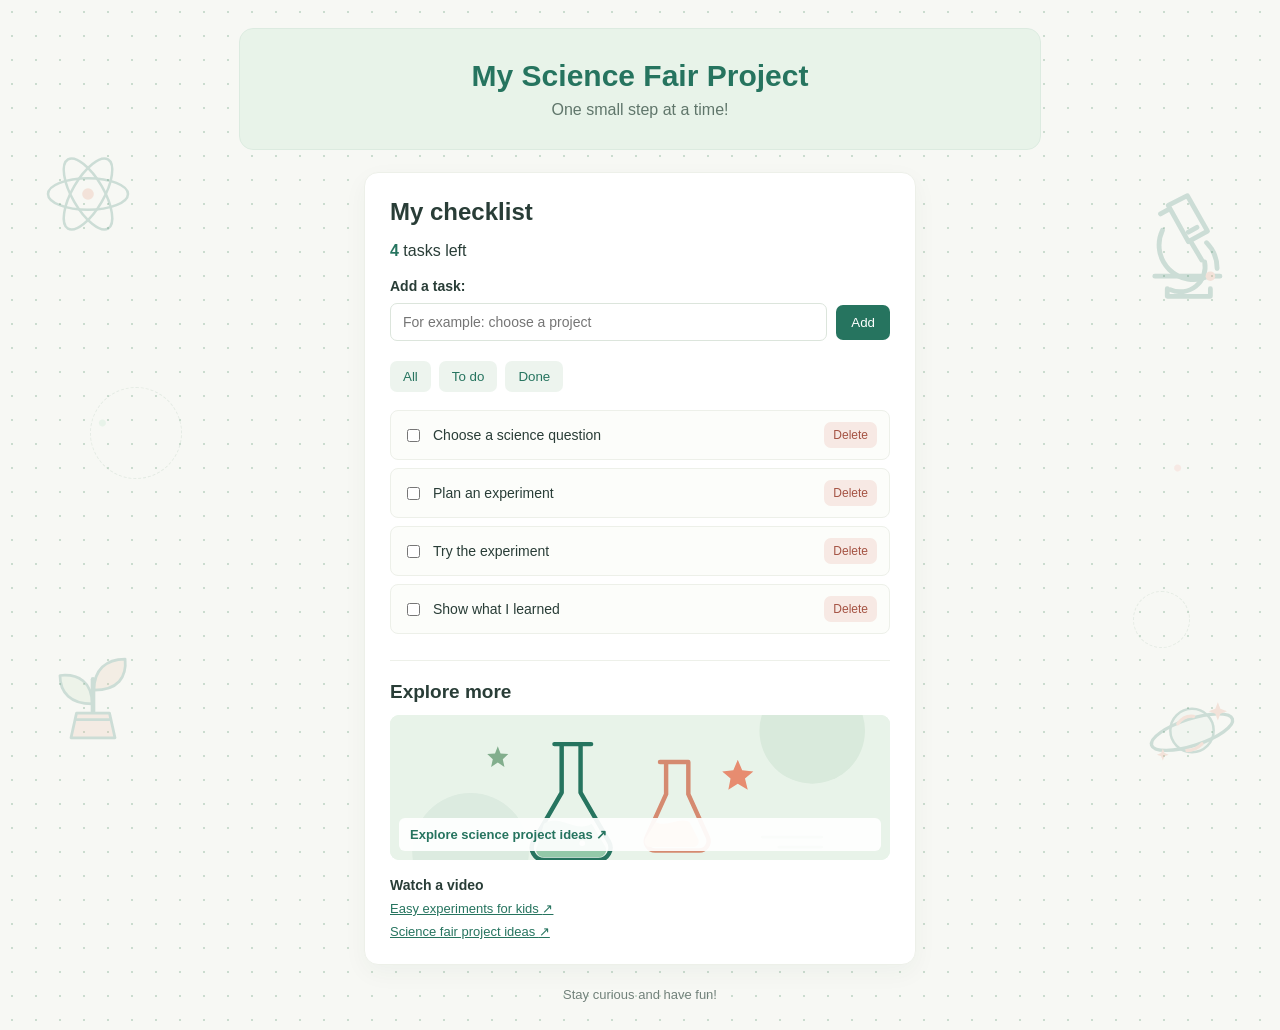
<file: Ex 6/index.html>
<!DOCTYPE html>
<html lang="en">
<head>
  <meta charset="UTF-8">
  <meta name="viewport" content="width=device-width, initial-scale=1">
  <title>My Science Fair Project</title>
  <link rel="stylesheet" href="styles.css">
  <script src="app.js" defer></script>
</head>
<body>
  <div class="science-background" aria-hidden="true">
    <img src="atom.svg" alt="">
    <img src="microscope.svg" alt="">
    <img src="plant.svg" alt="">
    <img src="planet.svg" alt="">
  </div>

  <header>
    <h1>My Science Fair Project</h1>
    <p>One small step at a time!</p>
  </header>

  <main>
    <h2>My checklist</h2>
    <p><span id="taskCount">4</span> tasks left</p>

    <form id="taskForm">
      <label for="taskInput">Add a task:</label>
      <input id="taskInput" type="text" placeholder="For example: choose a project" required>
      <button type="submit">Add</button>
    </form>

    <div class="filters">
      <button type="button" data-filter="all">All</button>
      <button type="button" data-filter="open">To do</button>
      <button type="button" data-filter="done">Done</button>
    </div>

    <ul id="taskList"></ul>

    <section class="explore" aria-labelledby="exploreTitle">
      <h2 id="exploreTitle">Explore more</h2>
      <a
        class="explore-image"
        href="https://www.sciencebuddies.org/science-fair-projects/science-projects"
        target="_blank"
        rel="noopener noreferrer"
      >
        <img
          src="science-lab.svg"
          alt="Illustration of colorful science experiment glassware"
          loading="lazy"
        >
        <span>Explore science project ideas <span aria-hidden="true">↗</span></span>
      </a>
      <p class="video-title">Watch a video</p>
      <div class="video-links">
        <a
          href="https://www.youtube.com/results?search_query=easy+science+experiments+for+kids"
          target="_blank"
          rel="noopener noreferrer"
        >Easy experiments for kids <span aria-hidden="true">↗</span></a>
        <a
          href="https://www.youtube.com/results?search_query=science+fair+project+ideas+for+students"
          target="_blank"
          rel="noopener noreferrer"
        >Science fair project ideas <span aria-hidden="true">↗</span></a>
      </div>
    </section>
  </main>

  <footer>Stay curious and have fun!</footer>
</body>
</html>
</file>
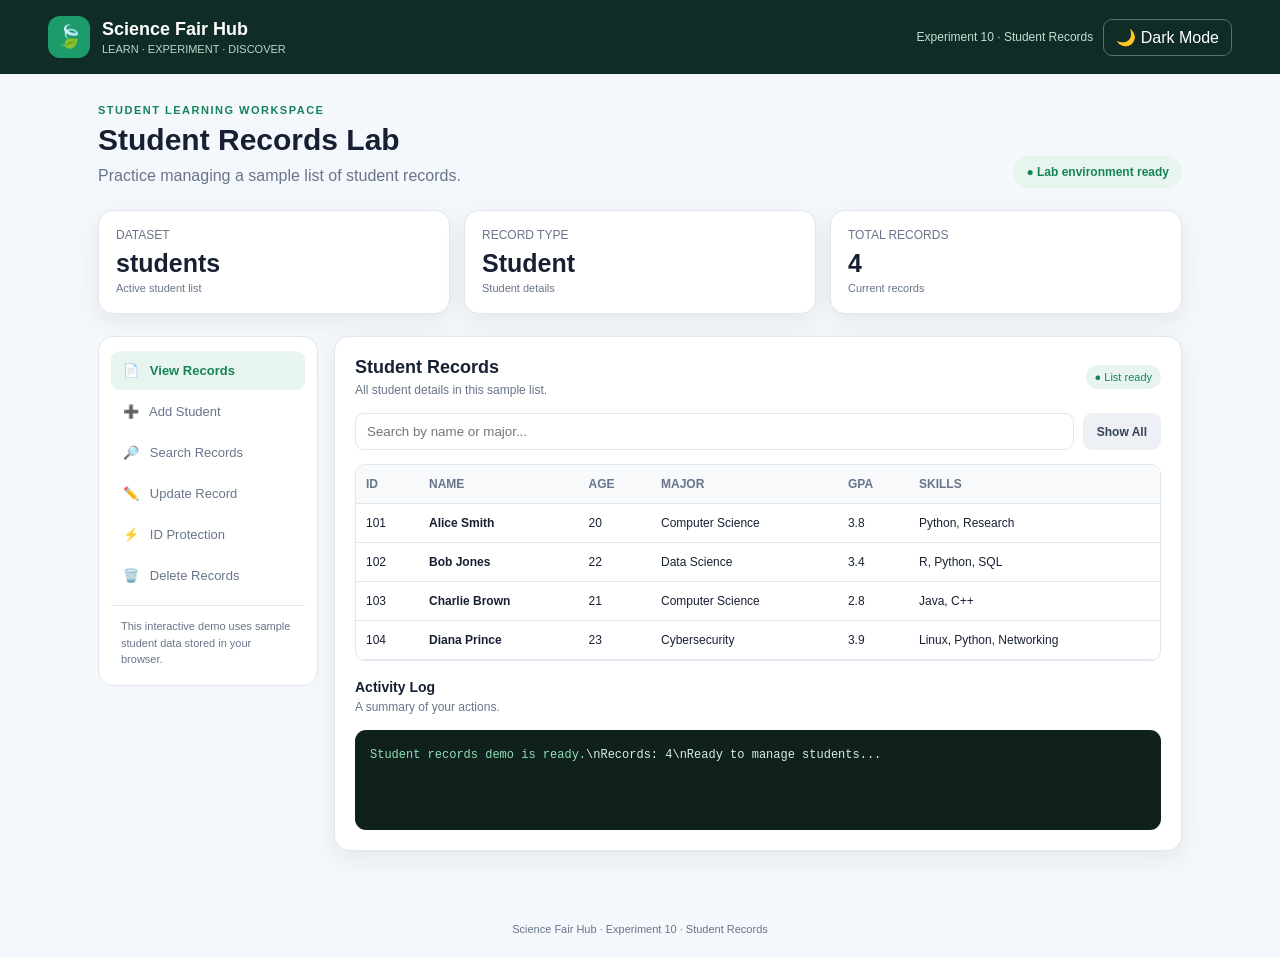
<file: Ex 10/science_fair_ex10_mongodb.html>
<!DOCTYPE html>
<html lang="en">
<head>
<meta charset="UTF-8">
<meta name="viewport" content="width=device-width, initial-scale=1.0">
<title>Science Fair Hub | Student Records</title>
<style>
:root{--bg:#f4f7fb;--card:#fff;--text:#172033;--muted:#68758a;--accent:#16845b;--soft:#e8f5ef;--border:#e1e7ee;--red:#dc5454;--shadow:0 8px 24px rgba(24,39,60,.07)}
*{box-sizing:border-box}body{margin:0;font-family:Inter,"Segoe UI",Arial,sans-serif;background:var(--bg);color:var(--text)}
.app{min-height:100vh}.topbar{background:#102c26;color:#fff;padding:16px clamp(16px,4vw,48px);display:flex;justify-content:space-between;align-items:center;gap:16px}
.brand{display:flex;align-items:center;gap:12px}.logo{width:42px;height:42px;border-radius:12px;background:#1c9b6b;display:grid;place-items:center;font-size:22px}.brand h1{font-size:18px;margin:0}.brand p{font-size:11px;color:#b7d7ca;margin:3px 0 0}.top-actions{display:flex;gap:10px;align-items:center}.top-actions span{font-size:12px;color:#c5ded4}
button{font:inherit;cursor:pointer}.theme{border:1px solid #52766a;background:transparent;color:white;border-radius:9px;padding:8px 12px}
main{max-width:1120px;margin:auto;padding:30px 18px 50px}.intro{display:flex;justify-content:space-between;align-items:flex-end;gap:15px;margin-bottom:22px}.eyebrow{color:var(--accent);font-weight:800;font-size:11px;letter-spacing:1.5px;text-transform:uppercase}h2{font-size:30px;margin:7px 0}.intro p{margin:0;color:var(--muted);line-height:1.5}.pill{background:var(--soft);color:var(--accent);padding:9px 13px;border-radius:99px;font-size:12px;font-weight:700;white-space:nowrap}
.stats{display:grid;grid-template-columns:repeat(3,1fr);gap:14px;margin:22px 0}.stat,.panel{background:var(--card);border:1px solid var(--border);border-radius:15px;box-shadow:var(--shadow)}.stat{padding:17px}.stat-label{color:var(--muted);font-size:12px}.stat-value{font-size:25px;font-weight:800;margin-top:7px}.stat small{color:var(--muted);font-size:11px}
.layout{display:grid;grid-template-columns:220px minmax(0,1fr);gap:16px;align-items:start}.sidebar{padding:12px;background:var(--card);border:1px solid var(--border);border-radius:15px}.navbtn{display:flex;width:100%;text-align:left;gap:10px;align-items:center;border:0;background:transparent;color:var(--muted);padding:12px;border-radius:9px;margin:2px 0;font-size:13px}.navbtn.active,.navbtn:hover{background:var(--soft);color:var(--accent);font-weight:700}.side-note{font-size:11px;line-height:1.5;color:var(--muted);padding:12px 10px 5px;border-top:1px solid var(--border);margin-top:10px}
.panel{padding:20px;min-width:0}.panelhead{display:flex;justify-content:space-between;align-items:center;gap:12px;margin-bottom:16px}.panel h3{font-size:18px;margin:0}.desc{color:var(--muted);font-size:12px;margin:5px 0 0}.status{font-size:11px;color:var(--accent);background:var(--soft);padding:6px 9px;border-radius:20px}
.toolbar{display:flex;gap:9px;flex-wrap:wrap;margin-bottom:14px}.field{padding:10px 11px;border:1px solid var(--border);border-radius:9px;background:var(--card);color:var(--text);min-width:0;outline:none}.field:focus{border-color:var(--accent)}.toolbar .field{flex:1;min-width:150px}
.btn{border:0;border-radius:9px;padding:10px 14px;background:var(--accent);color:#fff;font-weight:700;font-size:12px}.btn.secondary{background:#edf1f5;color:#344256}.btn.danger{background:#fff0f0;color:var(--red)}.btn:disabled{opacity:.5;cursor:not-allowed}
table{width:100%;border-collapse:collapse;font-size:12px;min-width:570px}th{text-align:left;color:var(--muted);font-weight:700;background:#f7f9fb}th,td{padding:12px 10px;border-bottom:1px solid var(--border)}.tablewrap{overflow-x:auto;border:1px solid var(--border);border-radius:10px}.tag{font-size:10px;background:var(--soft);color:var(--accent);padding:4px 7px;border-radius:20px}.empty{text-align:center;color:var(--muted);padding:25px}
.notice{background:#f0f8f4;border:1px solid #d3eadd;color:#28644b;border-radius:10px;padding:11px 13px;font-size:12px;line-height:1.5;margin-bottom:14px}
.formgrid{display:grid;grid-template-columns:repeat(2,minmax(0,1fr));gap:11px}.formgrid label{font-size:11px;color:var(--muted);display:flex;flex-direction:column;gap:6px}.formgrid .field{width:100%}.actions{display:flex;gap:9px;flex-wrap:wrap;margin-top:14px}
.console{background:#10201d;color:#d7eee4;border-radius:11px;padding:15px;font:12px/1.7 Consolas,monospace;white-space:pre-wrap;min-height:100px;overflow-wrap:anywhere}.console .green{color:#8ee0b3}
.hidden{display:none!important}.footer{text-align:center;color:var(--muted);font-size:11px;padding:22px}
.dark{--bg:#101a22;--card:#1b2933;--text:#edf4f7;--muted:#a6b5c1;--border:#34434d;--soft:#213c34;--shadow:0 8px 24px rgba(0,0,0,.16)}
.dark th{background:#24343e}.dark .btn.secondary{background:#34434d;color:#edf4f7}.dark .notice{background:#20382f;border-color:#345b49;color:#bde5ce}.dark .btn.danger{background:#482d32}
@media(max-width:720px){.layout{grid-template-columns:1fr}.sidebar{display:grid;grid-template-columns:repeat(2,1fr)}.side-note{grid-column:1/-1}.intro{align-items:flex-start;flex-direction:column}.stats{grid-template-columns:1fr}.top-actions span{display:none}}
@media(max-width:430px){.formgrid{grid-template-columns:1fr}.panel{padding:15px}.topbar{padding:13px}.brand h1{font-size:15px}h2{font-size:25px}}
</style>
</head>
<body>
<div class="app" id="app">
<header class="topbar">
 <div class="brand"><div class="logo">🍃</div><div><h1>Science Fair Hub</h1><p>LEARN · EXPERIMENT · DISCOVER</p></div></div>
 <div class="top-actions"><span>Experiment 10 · Student Records</span><button class="theme" id="themeBtn">🌙 Dark Mode</button></div>
</header>
<main>
 <section class="intro"><div><div class="eyebrow">Student learning workspace</div><h2>Student Records Lab</h2><p>Practice managing a sample list of student records.</p></div><div class="pill">● Lab environment ready</div></section>
 <section class="stats">
  <div class="stat"><div class="stat-label">DATASET</div><div class="stat-value">students</div><small>Active student list</small></div>
  <div class="stat"><div class="stat-label">RECORD TYPE</div><div class="stat-value">Student</div><small>Student details</small></div>
  <div class="stat"><div class="stat-label">TOTAL RECORDS</div><div class="stat-value" id="totalCount">4</div><small>Current records</small></div>
 </section>
 <div class="layout">
  <aside class="sidebar">
   <button class="navbtn active" data-page="records">📄 &nbsp; View Records</button>
   <button class="navbtn" data-page="insert">➕ &nbsp; Add Student</button>
   <button class="navbtn" data-page="query">🔎 &nbsp; Search Records</button>
   <button class="navbtn" data-page="update">✏️ &nbsp; Update Record</button>
   <button class="navbtn" data-page="index">⚡ &nbsp; ID Protection</button>
   <button class="navbtn" data-page="delete">🗑️ &nbsp; Delete Records</button>
   <div class="side-note">This interactive demo uses sample student data stored in your browser.</div>
  </aside>
  <section class="panel">
   <div id="recordsPage">
    <div class="panelhead"><div><h3>Student Records</h3><p class="desc">All student details in this sample list.</p></div><span class="status">● List ready</span></div>
    <div class="toolbar"><input class="field" id="quickSearch" placeholder="Search by name or major..."><button class="btn secondary" id="resetSearch">Show All</button></div>
    <div class="tablewrap"><table><thead><tr><th>ID</th><th>NAME</th><th>AGE</th><th>MAJOR</th><th>GPA</th><th>SKILLS</th></tr></thead><tbody id="studentRows"></tbody></table></div>
   </div>
   <div id="insertPage" class="hidden">
    <div class="panelhead"><div><h3>Add Student Record</h3><p class="desc">Enter details to add a student to the list.</p></div><span class="status">ADD</span></div>
    <div class="notice">Add a new student to the sample list.</div>
    <form id="insertForm" class="formgrid">
     <label>Student ID<input class="field" id="newId" type="number" min="1" placeholder="e.g. 105" required></label>
     <label>Full Name<input class="field" id="newName" placeholder="Student name" required></label>
     <label>Age<input class="field" id="newAge" type="number" min="1" max="100" placeholder="Age" required></label>
     <label>Major<input class="field" id="newMajor" placeholder="e.g. Computer Science" required></label>
     <label>GPA<input class="field" id="newGpa" type="number" min="0" max="4" step=".1" placeholder="e.g. 3.8" required></label>
     <label>Skills (comma separated)<input class="field" id="newSkills" placeholder="Python, Research"></label>
     <div class="actions" style="grid-column:1/-1"><button class="btn" type="submit">Add Student</button></div>
    </form>
   </div>
   <div id="queryPage" class="hidden">
    <div class="panelhead"><div><h3>Search Student Records</h3><p class="desc">Find students by major, skill, or minimum GPA.</p></div><span class="status">SEARCH</span></div>
    <div class="formgrid">
     <label>Search major or skill<input class="field" id="queryText" placeholder="e.g. Computer Science"></label>
     <label>Minimum GPA<input class="field" id="queryGpa" type="number" min="0" max="4" step=".1" placeholder="e.g. 3.5"></label>
    </div>
    <div class="actions"><button class="btn" id="runQuery">Run Query</button><button class="btn secondary" id="clearQuery">Clear</button></div>
    <p class="desc" id="queryCount" style="margin:15px 0"></p>
    <div class="tablewrap"><table><thead><tr><th>ID</th><th>NAME</th><th>AGE</th><th>MAJOR</th><th>GPA</th><th>SKILLS</th></tr></thead><tbody id="queryRows"></tbody></table></div>
   </div>
   <div id="updatePage" class="hidden">
    <div class="panelhead"><div><h3>Update Student Record</h3><p class="desc">Change the GPA for a student in the list.</p></div><span class="status">UPDATE</span></div>
    <div class="notice">Enter a student ID and the new GPA. The matching record will be updated.</div>
    <div class="formgrid">
     <label>Student ID<input class="field" id="updateId" type="number" placeholder="e.g. 101"></label>
     <label>New GPA<input class="field" id="updateGpa" type="number" min="0" max="4" step=".1" placeholder="e.g. 3.9"></label>
    </div><div class="actions"><button class="btn" id="updateBtn">Update Record</button></div>
   </div>
   <div id="indexPage" class="hidden">
    <div class="panelhead"><div><h3>ID Protection</h3><p class="desc">Keep student IDs unique in the sample list.</p></div><span class="status">PROTECTION</span></div>
    <div class="notice">Enable ID protection to prevent duplicate student IDs.</div>
    <p style="font-size:13px">Student IDs are checked to prevent duplicates when adding records.</p>
    <div class="actions"><button class="btn" id="createIndex">Enable ID Protection</button><button class="btn secondary" id="listIndexes">View Protection Status</button></div>
    <p class="desc" id="indexStatus" style="margin-top:15px">ID protection is ready.</p>
   </div>
   <div id="deletePage" class="hidden">
    <div class="panelhead"><div><h3>Delete Student Records</h3><p class="desc">Remove one student or students below a GPA threshold.</p></div><span class="status">DELETE</span></div>
    <div class="notice">Delete a single student by ID, or remove all records with a GPA below 3.0.</div>
    <div class="formgrid">
     <label>Student ID<input class="field" id="deleteId" type="number" placeholder="e.g. 103"></label>
    </div>
    <div class="actions"><button class="btn danger" id="deleteOne">Delete by ID</button><button class="btn danger" id="deleteLow">Delete GPA below 3.0</button></div>
   </div>
   <div style="margin-top:18px"><div class="panelhead"><div><h3 style="font-size:14px">Activity Log</h3><p class="desc">A summary of your actions.</p></div></div><div class="console" id="console"><span class="green">Student records demo is ready.</span>\nRecords: 4\nReady to manage students...</div></div>
  </section>
 </div>
</main>
<div class="footer">Science Fair Hub · Experiment 10 · Student Records</div>
</div>
<script>
const initialStudents=[
 {id:101,name:"Alice Smith",age:20,major:"Computer Science",gpa:3.8,skills:["Python","Research"]},
 {id:102,name:"Bob Jones",age:22,major:"Data Science",gpa:3.4,skills:["R","Python","SQL"]},
 {id:103,name:"Charlie Brown",age:21,major:"Computer Science",gpa:2.8,skills:["Java","C++"]},
 {id:104,name:"Diana Prince",age:23,major:"Cybersecurity",gpa:3.9,skills:["Linux","Python","Networking"]}
];
let students=initialStudents.map(s=>({...s,skills:[...s.skills]}));
let uniqueIndex=false;
const $=id=>document.getElementById(id);
function log(message){$("console").textContent="> "+message+"\n"+$("console").textContent;}
function renderRows(target,list){
 const body=$(target);
 if(!list.length){body.innerHTML='<tr><td colspan="6" class="empty">No matching student records found.</td></tr>';return;}
 body.innerHTML=list.map(s=>`<tr><td>${s.id}</td><td><b>${escapeHTML(s.name)}</b></td><td>${s.age}</td><td>${escapeHTML(s.major)}</td><td>${Number(s.gpa).toFixed(1)}</td><td>${s.skills.map(escapeHTML).join(", ")}</td></tr>`).join("");
}
function escapeHTML(value){return String(value).replace(/[&<>"']/g,c=>({"&":"&amp;","<":"&lt;",">":"&gt;",'"':"&quot;","'":"&#39;"}[c]));}
function refresh(){renderRows("studentRows",students);$("totalCount").textContent=students.length;}
function showPage(page){
 document.querySelectorAll("[id$='Page']").forEach(el=>el.classList.add("hidden"));
 $(page+"Page").classList.remove("hidden");
 document.querySelectorAll(".navbtn").forEach(b=>b.classList.toggle("active",b.dataset.page===page));
}
document.querySelectorAll(".navbtn").forEach(b=>b.addEventListener("click",()=>showPage(b.dataset.page)));
$("themeBtn").addEventListener("click",()=>{const dark=$("app").classList.toggle("dark");$("themeBtn").textContent=dark?"☀️ Light Mode":"🌙 Dark Mode";});
$("quickSearch").addEventListener("input",e=>{const q=e.target.value.toLowerCase();renderRows("studentRows",students.filter(s=>s.name.toLowerCase().includes(q)||s.major.toLowerCase().includes(q)||s.skills.some(x=>x.toLowerCase().includes(q))));});
$("resetSearch").addEventListener("click",()=>{$("quickSearch").value="";refresh();});
$("insertForm").addEventListener("submit",e=>{
 e.preventDefault();const id=Number($("newId").value);
 if(students.some(s=>s.id===id)){log("Add failed: student ID must be unique.");alert("This student ID already exists.");return;}
 const student={id,name:$("newName").value.trim(),age:Number($("newAge").value),major:$("newMajor").value.trim(),gpa:Number($("newGpa").value),skills:$("newSkills").value.split(",").map(x=>x.trim()).filter(Boolean)};
 students.push(student);refresh();e.target.reset();log(`Added student record for ${student.name} (ID ${id}).`);showPage("records");
});
$("runQuery").addEventListener("click",()=>{
 const q=$("queryText").value.trim().toLowerCase(),g=$("queryGpa").value;
 const result=students.filter(s=>(!q||s.major.toLowerCase().includes(q)||s.skills.some(x=>x.toLowerCase().includes(q)))&&(g===""||s.gpa>=Number(g)));
 renderRows("queryRows",result);$("queryCount").textContent=`${result.length} student record(s) found.`;
 log(`Search complete: ${result.length} student record(s) found.`);
});
$("clearQuery").addEventListener("click",()=>{$("queryText").value="";$("queryGpa").value="";renderRows("queryRows",students);$("queryCount").textContent="Showing all student records.";});
$("updateBtn").addEventListener("click",()=>{
 const id=Number($("updateId").value),gpa=Number($("updateGpa").value),s=students.find(x=>x.id===id);
 if(!id||$("updateGpa").value===""||gpa<0||gpa>4){alert("Enter a valid student ID and GPA between 0 and 4.");return;}
 if(!s){log(`No student record found with ID ${id}.`);alert("Student ID not found.");return;}
 s.gpa=gpa;refresh();log(`Updated the GPA for student ID ${id}.`);alert("Student record updated.");
});
$("createIndex").addEventListener("click",()=>{uniqueIndex=true;$("indexStatus").textContent="✓ ID protection is enabled.";log("Enabled student ID protection.");});
$("listIndexes").addEventListener("click",()=>{const msg=uniqueIndex?"Student ID protection is enabled.":"Student IDs are checked for duplicates."; $("indexStatus").textContent=msg;log(msg);});
$("deleteOne").addEventListener("click",()=>{
 const id=Number($("deleteId").value),before=students.length;students=students.filter(s=>s.id!==id);
 if(before===students.length){alert("No student found with that ID.");log(`No student record matched ID ${id}.`);return;}
 refresh();log(`Deleted student record with ID ${id}.`);$("deleteId").value="";
});
$("deleteLow").addEventListener("click",()=>{
 const count=students.filter(s=>s.gpa<3.0).length;
 if(!count){alert("No records have GPA below 3.0.");return;}
 if(!confirm(`Delete ${count} student record(s) with GPA below 3.0?`))return;
 students=students.filter(s=>s.gpa>=3.0);refresh();log(`Deleted ${count} student record(s) with GPA below 3.0.`);
});
refresh();renderRows("queryRows",students);
</script>
</body>
</html>
</file>
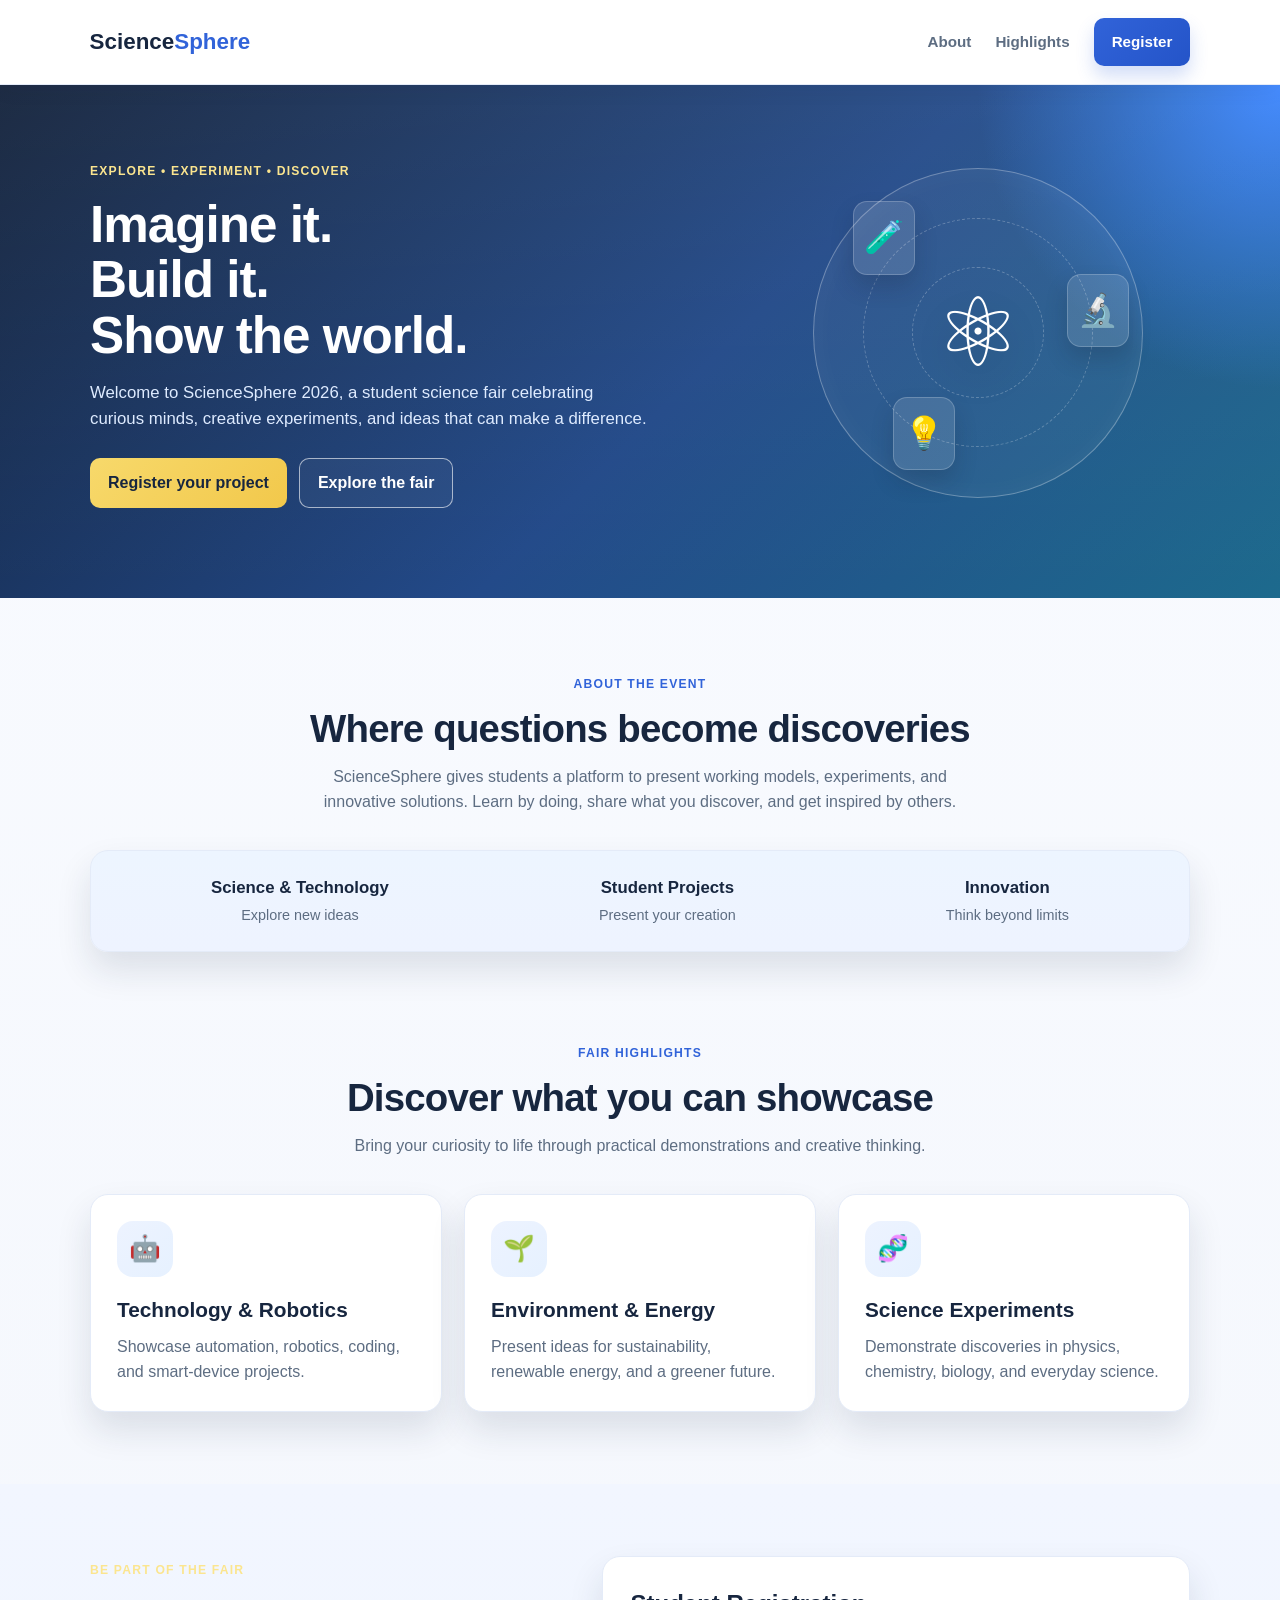
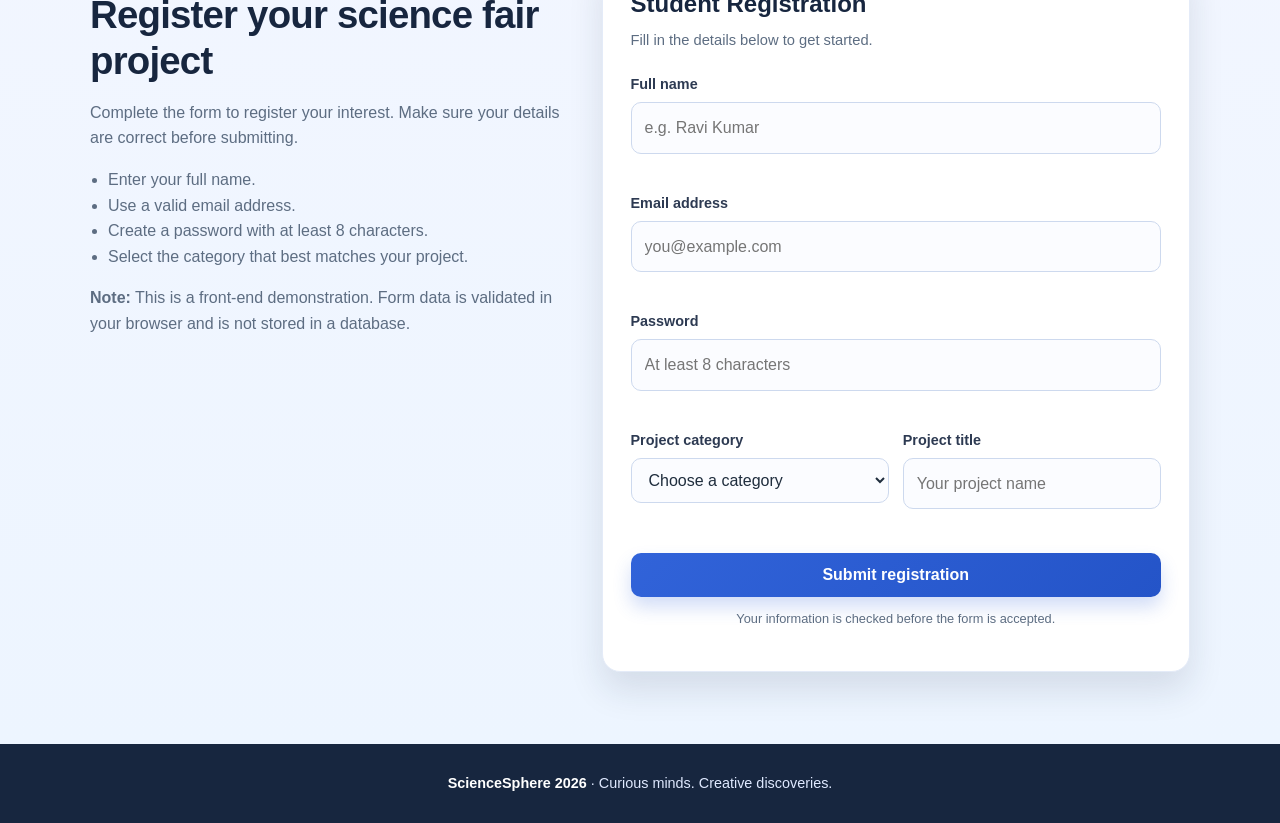
<file: EX 5/science_fair_site.html>
﻿<!DOCTYPE html>
<html lang="en">
<head>
  <meta charset="UTF-8">
  <meta name="viewport" content="width=device-width, initial-scale=1.0">
  <title>ScienceSphere | Science Fair 2026</title>
  <style>
    :root{--navy:#17263f;--blue:#3163d9;--paper:#f4f7fb;--white:#fff;--line:#e4ebf8;--ink:#1f2d3d;--muted:#5d6d82;--green:#1a8d60;--red:#d9505e;--yellow:#f7d96b;--shadow:0 18px 35px rgba(23,38,63,.12)}
    *{box-sizing:border-box}html{scroll-behavior:smooth}body{margin:0;font-family:Arial,Helvetica,sans-serif;background:linear-gradient(180deg,#f9fbff,#f3f6fc);color:var(--ink);line-height:1.6}a{text-decoration:none;color:inherit}.nav{position:sticky;top:0;z-index:10;display:flex;justify-content:space-between;align-items:center;padding:18px 7%;background:rgba(255,255,255,.9);backdrop-filter:blur(8px);border-bottom:1px solid var(--line);box-shadow:0 8px 18px rgba(22,31,48,.04)}.brand{font-size:1.4rem;font-weight:700;color:var(--navy)}.brand span{color:var(--blue)}.nav-links{display:flex;align-items:center;gap:24px;font-size:.95rem;font-weight:600;color:var(--muted)}.nav-cta,.primary-btn{display:inline-block;padding:12px 18px;border:none;border-radius:10px;background:linear-gradient(135deg,var(--blue),#2454c8);color:var(--white);font-weight:700;cursor:pointer;transition:.2s ease;box-shadow:0 10px 18px rgba(49,99,217,.22)}.nav-cta:hover,.primary-btn:hover{transform:translateY(-1px);box-shadow:0 14px 22px rgba(49,99,217,.26)}.hero{padding:72px 7% 90px;background:radial-gradient(circle at top right,#3c86ff 0%,transparent 22%),linear-gradient(135deg,#12213a 0%,#234a89 55%,#1d6a8d 100%);color:var(--white);position:relative}.hero::before{content:"";position:absolute;inset:0;background:linear-gradient(180deg,rgba(255,255,255,.05),rgba(255,255,255,0));pointer-events:none}.hero-inner{max-width:1100px;margin:0 auto;display:grid;grid-template-columns:1.2fr .8fr;gap:40px;align-items:center;position:relative}.eyebrow{display:inline-block;font-size:.76rem;letter-spacing:1.2px;font-weight:700;text-transform:uppercase;color:#fbe58f}.hero h1{font-size:clamp(2.5rem,4vw,4.2rem);line-height:1.08;margin:14px 0 16px;letter-spacing:-1px}.hero p{color:#deebff;max-width:560px;font-size:1.05rem;margin-bottom:25px}.hero-actions{display:flex;gap:12px;flex-wrap:wrap}.hero .primary-btn{background:linear-gradient(135deg,var(--yellow),#f2c84b);color:var(--navy);box-shadow:none}.outline-btn{display:inline-block;padding:11px 18px;border:1px solid rgba(255,255,255,.6);border-radius:10px;color:var(--white);font-weight:600;background:rgba(255,255,255,.04)}.hero-art{display:grid;place-items:center;min-height:280px}.orbit{position:relative;width:min(330px,75vw);aspect-ratio:1;border-radius:50%;border:1px solid rgba(255,255,255,.3);display:grid;place-items:center;background:rgba(255,255,255,.04);box-shadow:inset 0 0 30px rgba(255,255,255,.04)}.orbit::before,.orbit::after{content:"";position:absolute;border-radius:50%;border:1px dashed rgba(255,255,255,.25);inset:15%}.orbit::after{inset:30%}.atom{font-size:6rem;position:relative;z-index:1;filter:drop-shadow(0 16px 18px rgba(0,0,0,.15))}.float{position:absolute;font-size:2rem;background:rgba(255,255,255,.12);border:1px solid rgba(255,255,255,.2);border-radius:14px;padding:10px;box-shadow:0 12px 22px rgba(20,28,42,.18)}.f1{top:10%;left:12%}.f2{top:32%;right:4%}.f3{bottom:8%;left:24%}.section{padding:72px 7%}.section-inner{max-width:1100px;margin:0 auto}.section-heading{text-align:center;max-width:680px;margin:0 auto 35px}.section-heading .eyebrow{color:var(--blue)}.section-heading p{color:var(--muted);margin:0}h2{margin:10px 0 12px;font-size:clamp(2rem,3vw,2.7rem);line-height:1.2;color:var(--navy);letter-spacing:-.8px}.event-strip{background:linear-gradient(180deg,#edf5ff,#eef3ff);border:1px solid var(--line);border-radius:18px;padding:24px;display:flex;justify-content:space-around;gap:18px;flex-wrap:wrap;text-align:center;box-shadow:var(--shadow)}.event-strip strong{display:block;color:var(--navy);font-size:1.05rem}.event-strip span{color:var(--muted);font-size:.9rem}.feature-grid{display:grid;grid-template-columns:repeat(3,minmax(0,1fr));gap:22px}.feature-card{background:var(--white);border:1px solid var(--line);border-radius:18px;padding:26px;box-shadow:var(--shadow);transition:transform .2s ease,box-shadow .2s ease}.feature-card:hover{transform:translateY(-4px);box-shadow:0 22px 38px rgba(23,38,63,.16)}.feature-icon{width:56px;height:56px;display:grid;place-items:center;border-radius:16px;background:linear-gradient(135deg,#edf3ff,#e6f1ff);font-size:1.6rem}.feature-card h3{margin:16px 0 8px;color:var(--navy);font-size:1.3rem}.feature-card p{margin:0;color:var(--muted)}.register-section{background:linear-gradient(180deg,#f2f6ff,#edf5ff)}.register-layout{display:grid;grid-template-columns:.9fr 1.1fr;gap:30px;align-items:start}.register-info p,.register-info li{color:var(--muted)}.register-info ul{padding-left:18px;margin:16px 0}.form-card{background:var(--white);border:1px solid var(--line);border-radius:18px;padding:28px;box-shadow:var(--shadow)}.form-card h3{margin:0 0 6px;font-size:1.5rem;color:var(--navy)}.form-subtitle{margin:0 0 20px;color:var(--muted);font-size:.92rem}.field{margin-bottom:16px}label{display:block;margin-bottom:6px;font-size:.9rem;font-weight:700;color:#2d3a52}input,select{width:100%;padding:12px 13px;border:1px solid #cdd9ee;border-radius:10px;background:#fbfcff;color:var(--ink);font:inherit;transition:border-color .15s ease,box-shadow .15s ease}input:focus,select:focus{outline:none;border-color:var(--blue);box-shadow:0 0 0 3px rgba(49,99,217,.12)}input.invalid,select.invalid{border-color:var(--red)}input.valid{border-color:var(--green)}.error{display:block;min-height:18px;margin-top:4px;font-size:.8rem;color:var(--red)}.success-hint{color:var(--green)}.form-row{display:grid;grid-template-columns:1fr 1fr;gap:14px}.form-card .primary-btn{width:100%;margin-top:6px;padding:13px;font-size:1rem}.form-note{text-align:center;color:var(--muted);font-size:.8rem;margin-top:12px}.success-message{display:none;margin-top:16px;padding:12px 14px;border-radius:10px;background:#ebf9f1;color:#176b49;border:1px solid #bfe2ce;font-weight:700}.success-message.show{display:block}footer{background:var(--navy);color:#dfe9ff;text-align:center;padding:28px 7%;font-size:.9rem}footer strong{color:var(--white)}@media (max-width:800px){.hero-inner,.register-layout{grid-template-columns:1fr}.feature-grid{grid-template-columns:1fr}.nav-links a:not(.nav-cta){display:none}}@media (max-width:520px){.nav{padding:14px 5%}.section{padding:55px 5%}.hero{padding:50px 5% 60px}.form-card{padding:22px 18px}.form-row{grid-template-columns:1fr}}
  </style>
</head>
<body>
  <nav class="nav">
    <a class="brand" href="#home">Science<span>Sphere</span></a>
    <div class="nav-links">
      <a href="#about">About</a>
      <a href="#highlights">Highlights</a>
      <a href="#register" class="nav-cta">Register</a>
    </div>
  </nav>

  <header class="hero" id="home">
    <div class="hero-inner">
      <div>
        <span class="eyebrow">Explore • Experiment • Discover</span>
        <h1>Imagine it.<br>Build it.<br>Show the world.</h1>
        <p>Welcome to ScienceSphere 2026, a student science fair celebrating curious minds, creative experiments, and ideas that can make a difference.</p>
        <div class="hero-actions">
          <a class="primary-btn" href="#register">Register your project</a>
          <a class="outline-btn" href="#about">Explore the fair</a>
        </div>
      </div>
      <div class="hero-art" aria-label="Science illustration">
        <div class="orbit"><span class="atom">⚛</span><span class="float f1">🧪</span><span class="float f2">🔬</span><span class="float f3">💡</span></div>
      </div>
    </div>
  </header>

  <main>
    <section class="section" id="about">
      <div class="section-inner">
        <div class="section-heading">
          <span class="eyebrow">About the event</span>
          <h2>Where questions become discoveries</h2>
          <p>ScienceSphere gives students a platform to present working models, experiments, and innovative solutions. Learn by doing, share what you discover, and get inspired by others.</p>
        </div>
        <div class="event-strip">
          <div><strong>Science & Technology</strong><span>Explore new ideas</span></div>
          <div><strong>Student Projects</strong><span>Present your creation</span></div>
          <div><strong>Innovation</strong><span>Think beyond limits</span></div>
        </div>
      </div>
    </section>

    <section class="section" id="highlights" style="padding-top:15px;">
      <div class="section-inner">
        <div class="section-heading">
          <span class="eyebrow">Fair highlights</span>
          <h2>Discover what you can showcase</h2>
          <p>Bring your curiosity to life through practical demonstrations and creative thinking.</p>
        </div>
        <div class="feature-grid">
          <article class="feature-card"><div class="feature-icon">🤖</div><h3>Technology & Robotics</h3><p>Showcase automation, robotics, coding, and smart-device projects.</p></article>
          <article class="feature-card"><div class="feature-icon">🌱</div><h3>Environment & Energy</h3><p>Present ideas for sustainability, renewable energy, and a greener future.</p></article>
          <article class="feature-card"><div class="feature-icon">🧬</div><h3>Science Experiments</h3><p>Demonstrate discoveries in physics, chemistry, biology, and everyday science.</p></article>
        </div>
      </div>
    </section>

    <section class="section register-section" id="register">
      <div class="section-inner register-layout">
        <div class="register-info">
          <span class="eyebrow">Be part of the fair</span>
          <h2>Register your science fair project</h2>
          <p>Complete the form to register your interest. Make sure your details are correct before submitting.</p>
          <ul>
            <li>Enter your full name.</li>
            <li>Use a valid email address.</li>
            <li>Create a password with at least 8 characters.</li>
            <li>Select the category that best matches your project.</li>
          </ul>
          <p><strong>Note:</strong> This is a front-end demonstration. Form data is validated in your browser and is not stored in a database.</p>
        </div>

        <form class="form-card" id="signupForm" novalidate>
          <h3>Student Registration</h3>
          <p class="form-subtitle">Fill in the details below to get started.</p>

          <div class="field">
            <label for="name">Full name</label>
            <input id="name" name="name" type="text" placeholder="e.g. Ravi Kumar" autocomplete="name">
            <span class="error" id="nameError" aria-live="polite"></span>
          </div>

          <div class="field">
            <label for="email">Email address</label>
            <input id="email" name="email" type="text" placeholder="you@example.com" autocomplete="email">
            <span class="error" id="emailError" aria-live="polite"></span>
          </div>

          <div class="field">
            <label for="password">Password</label>
            <input id="password" name="password" type="password" placeholder="At least 8 characters" autocomplete="new-password">
            <span class="error" id="passError" aria-live="polite"></span>
          </div>

          <div class="form-row">
            <div class="field">
              <label for="category">Project category</label>
              <select id="category" name="category">
                <option value="">Choose a category</option>
                <option>Physics</option>
                <option>Chemistry</option>
                <option>Biology</option>
                <option>Technology & Robotics</option>
                <option>Environment & Energy</option>
              </select>
              <span class="error" id="categoryError" aria-live="polite"></span>
            </div>
            <div class="field">
              <label for="project">Project title</label>
              <input id="project" name="project" type="text" placeholder="Your project name">
              <span class="error" id="projectError" aria-live="polite"></span>
            </div>
          </div>

          <button class="primary-btn" type="submit">Submit registration</button>
          <p class="form-note">Your information is checked before the form is accepted.</p>
          <div class="success-message" id="successMessage" role="status">✓ Registration successful! Your details passed the validation checks.</div>
        </form>
      </div>
    </section>
  </main>

  <footer><strong>ScienceSphere 2026</strong> · Curious minds. Creative discoveries.</footer>

  <script>
    const form=document.getElementById('signupForm');
    const nameInput=document.getElementById('name');
    const emailInput=document.getElementById('email');
    const passwordInput=document.getElementById('password');
    const categoryInput=document.getElementById('category');
    const projectInput=document.getElementById('project');
    const successMessage=document.getElementById('successMessage');

    function isEmpty(v){return v.trim()==='';}
    function isValidEmail(email){return /^[^\s@]+@[^\s@]+\.[^\s@]+$/.test(email);}
    function isStrongPassword(p){return p.length>=8;}
    function showError(id,msg){document.getElementById(id).textContent=msg;}
    function clearErrors(){
      ['nameError','emailError','passError','categoryError','projectError'].forEach(id=>showError(id,''));
      [nameInput,emailInput,passwordInput,categoryInput,projectInput].forEach(input=>input.classList.remove('invalid','valid'));
      successMessage.classList.remove('show');
    }
    function markInvalid(input,errorId,msg){showError(errorId,msg);input.classList.add('invalid');}
    function markValid(input,errorId){showError(errorId,'Looks good');document.getElementById(errorId).classList.add('success-hint');input.classList.add('valid');}

    function validateForm(){
      let valid=true;
      clearErrors();
      const name=nameInput.value.trim();
      const email=emailInput.value.trim();
      const password=passwordInput.value;
      const project=projectInput.value.trim();

      if (isEmpty(name)) {markInvalid(nameInput,'nameError','Name is required');valid=false;}
      else if (name.length<3) {markInvalid(nameInput,'nameError','Use at least 3 characters');valid=false;}
      else {markValid(nameInput,'nameError');}

      if (isEmpty(email)) {markInvalid(emailInput,'emailError','Email is required');valid=false;}
      else if (!isValidEmail(email)) {markInvalid(emailInput,'emailError','Enter a valid email address');valid=false;}
      else {markValid(emailInput,'emailError');}

      if (isEmpty(password)) {markInvalid(passwordInput,'passError','Password is required');valid=false;}
      else if (!isStrongPassword(password)) {markInvalid(passwordInput,'passError','Minimum 8 characters');valid=false;}
      else {markValid(passwordInput,'passError');}

      if (isEmpty(categoryInput.value)) {markInvalid(categoryInput,'categoryError','Please select a category');valid=false;}
      else {markValid(categoryInput,'categoryError');}

      if (isEmpty(project)) {markInvalid(projectInput,'projectError','Project title is required');valid=false;}
      else {markValid(projectInput,'projectError');}

      return valid;
    }

    form.addEventListener('submit', function(event){
      event.preventDefault();
      if (validateForm()) {
        successMessage.classList.add('show');
        form.querySelector('button[type="submit"]').textContent='Submitted ✓';
      } else {
        successMessage.classList.remove('show');
      }
    });

    [nameInput,emailInput,passwordInput,categoryInput,projectInput].forEach(function(input){
      input.addEventListener('input', function(){
        input.classList.remove('invalid','valid');
        const errorId={name:'nameError',email:'emailError',password:'passError',category:'categoryError',project:'projectError'}[input.id];
        if (errorId) showError(errorId,'');
        document.getElementById(errorId)?.classList.remove('success-hint');
        successMessage.classList.remove('show');
        form.querySelector('button[type="submit"]').textContent='Submit registration';
      });
    });
  </script>
</body>
</html>
</file>
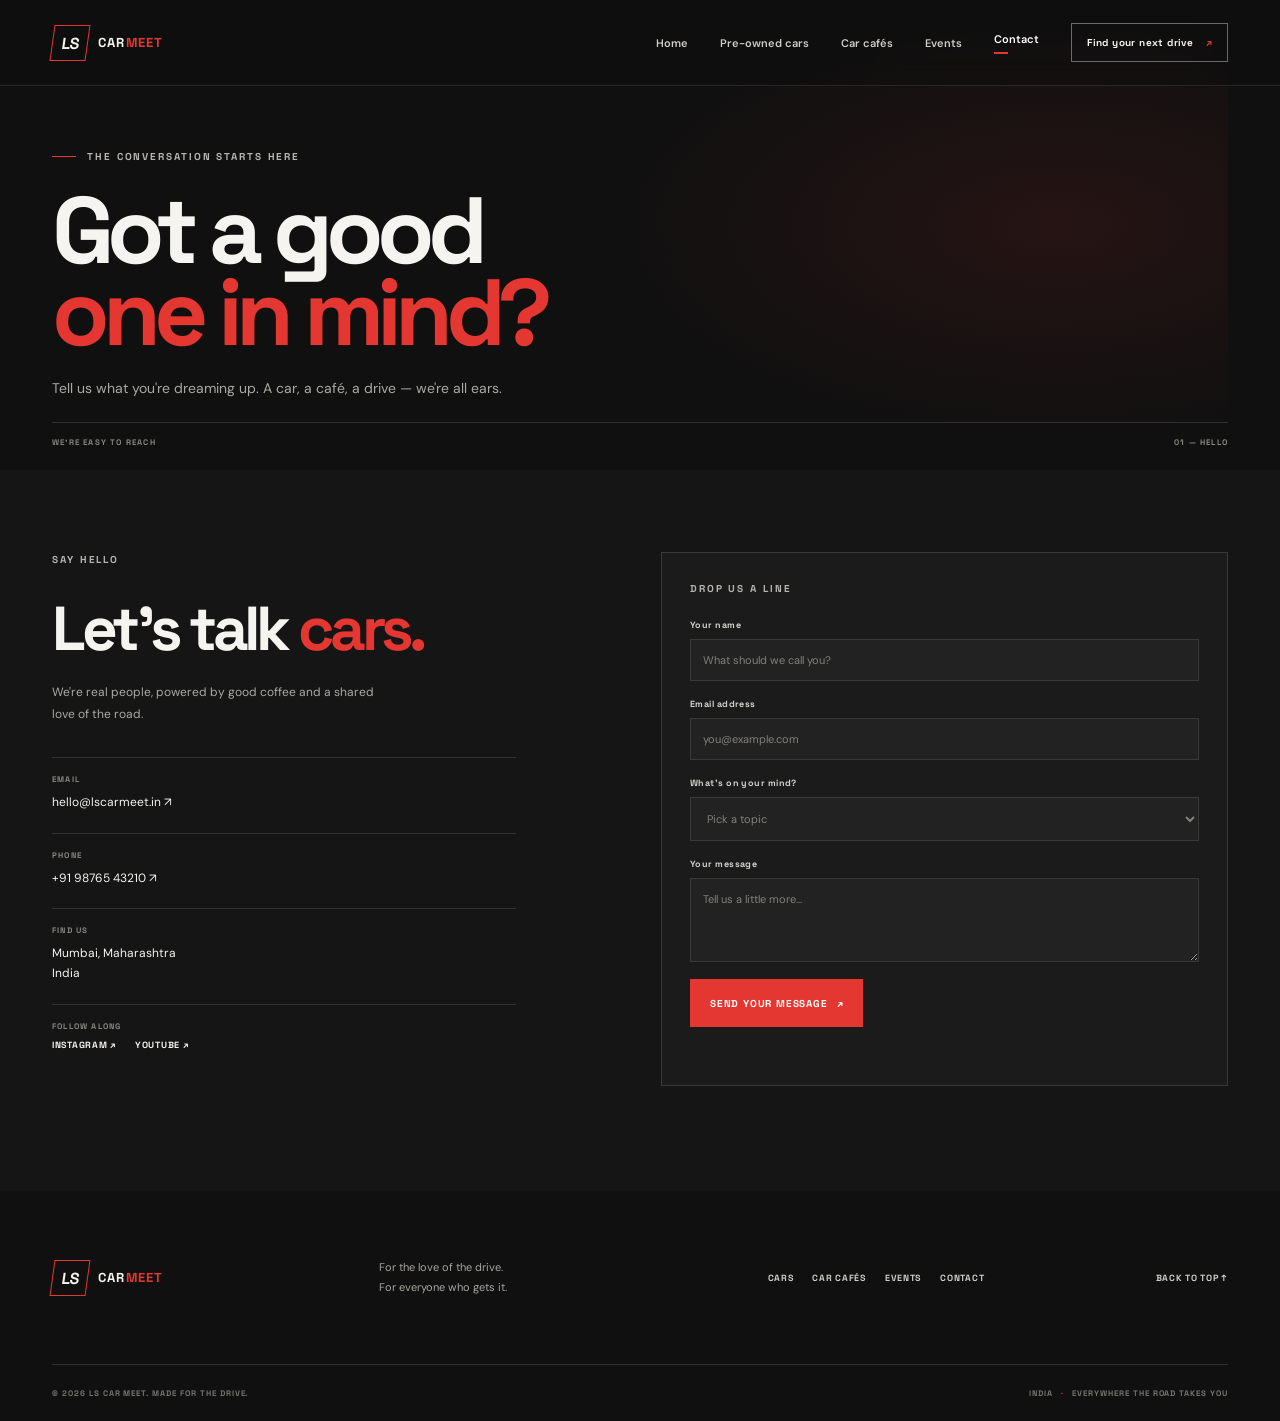
<file: LS car meet ex 7/contact.html>
<!DOCTYPE html>
<html lang="en">
<head>
  <meta charset="UTF-8"><meta name="viewport" content="width=device-width, initial-scale=1.0"><meta name="theme-color" content="#111111">
  <meta name="description" content="Get in touch with the LS Car Meet community.">
  <title>Contact — LS CAR MEET</title>
  <link rel="preconnect" href="https://fonts.googleapis.com"><link rel="preconnect" href="https://fonts.gstatic.com" crossorigin>
  <link href="https://fonts.googleapis.com/css2?family=DM+Sans:wght@400;500;600;700&family=Space+Grotesk:wght@400;500;600;700&display=swap" rel="stylesheet"><link rel="stylesheet" href="style.css"><script src="script.js" defer></script>
</head>
<body data-page="contact">
  <header class="site-header"><a class="brand" href="index.html" aria-label="LS Car Meet home"><span class="brand-mark">LS</span><span class="brand-name">CAR<span>MEET</span></span></a><button class="menu-toggle" aria-label="Toggle navigation" aria-expanded="false"><span></span><span></span></button><nav class="main-nav" aria-label="Main navigation"><a href="index.html">Home</a><a href="cars.html">Pre-owned cars</a><a href="cafes.html">Car cafés</a><a href="events.html">Events</a><a class="active" href="contact.html">Contact</a><a class="nav-cta" href="events.html">Find your next drive <span>↗</span></a></nav></header>
  <main><section class="page-hero page-width contact-hero"><p class="eyebrow"><span class="eyebrow-line"></span> THE CONVERSATION STARTS HERE</p><h1>Got a good<br><span>one in mind?</span></h1><p>Tell us what you're dreaming up. A car, a café, a drive — we're all ears.</p><div class="page-hero-meta"><span>WE'RE EASY TO REACH</span><span>01 — HELLO</span></div></section>
    <section class="contact-section section-dark"><div class="page-width contact-layout"><div class="contact-details"><p class="eyebrow">SAY HELLO</p><h2>Let's talk <span>cars.</span></h2><p>We're real people, powered by good coffee and a shared love of the road.</p><div class="contact-detail"><span>EMAIL</span><a href="mailto:hello@lscarmeet.in">hello@lscarmeet.in ↗</a></div><div class="contact-detail"><span>PHONE</span><a href="tel:+919876543210">+91 98765 43210 ↗</a></div><div class="contact-detail"><span>FIND US</span><p>Mumbai, Maharashtra<br>India</p></div><div class="contact-detail"><span>FOLLOW ALONG</span><div class="social-links"><a href="https://www.instagram.com/" target="_blank" rel="noreferrer">INSTAGRAM ↗</a><a href="https://www.youtube.com/" target="_blank" rel="noreferrer">YOUTUBE ↗</a></div></div></div>
      <form class="contact-form" id="contact-form"><p class="eyebrow">DROP US A LINE</p><label>Your name<input name="name" autocomplete="name" required minlength="2" placeholder="What should we call you?"></label><label>Email address<input name="email" type="email" autocomplete="email" required placeholder="you@example.com"></label><label>What's on your mind?<select name="topic" required><option value="" disabled selected>Pick a topic</option><option>I'm looking for a car</option><option>I'd love to join an event</option><option>I know a great café</option><option>Something else</option></select></label><label>Your message<textarea name="message" rows="4" required minlength="10" placeholder="Tell us a little more..."></textarea></label><button class="button button-red" type="submit">Send your message <span>↗</span></button><p class="form-message" role="status" aria-live="polite"></p></form></div></section>
  </main>
  <footer class="site-footer"><div class="page-width footer-main"><a class="brand" href="index.html"><span class="brand-mark">LS</span><span class="brand-name">CAR<span>MEET</span></span></a><p>For the love of the drive.<br>For everyone who gets it.</p><div class="footer-links"><a href="cars.html">Cars</a><a href="cafes.html">Car cafés</a><a href="events.html">Events</a><a href="contact.html">Contact</a></div><a class="footer-top" href="#">BACK TO TOP ↑</a></div><div class="page-width footer-bottom"><span>© 2026 LS CAR MEET. MADE FOR THE DRIVE.</span><span>INDIA <i>·</i> EVERYWHERE THE ROAD TAKES YOU</span></div></footer>
  <dialog class="booking-dialog" aria-labelledby="booking-title"><button class="dialog-close" aria-label="Close booking form">×</button><div class="booking-form-wrap"><p class="eyebrow">MAKE IT OFFICIAL</p><h2 id="booking-title">Book your <span>next move.</span></h2><p class="booking-selection">You're booking: <strong data-selected-item></strong></p><form class="booking-form"><label>Full name<input name="name" autocomplete="name" required minlength="2" placeholder="Your name"></label><label>Email address<input name="email" type="email" autocomplete="email" required placeholder="you@example.com"></label><label>Phone number<input name="phone" type="tel" autocomplete="tel" required pattern="[+]?[0-9 ]{8,18}" placeholder="+91 98765 43210"></label><label>Booking date<input name="date" type="date" required></label><input type="hidden" name="item"><input type="hidden" name="type"><button class="button button-red button-full" type="submit">Submit booking <span>↗</span></button><p class="form-message" role="status" aria-live="polite"></p></form></div></dialog>
</body>
</html>
</file>
<file: Ex 6/styles.css>
body {
  position: relative;
  margin: 0;
  padding: 28px 20px;
  background-color: #f7f8f4;
  background-image: radial-gradient(#cbdccf 0.8px, transparent 0.8px);
  background-size: 24px 24px;
  color: #293d37;
  font-family: Arial, sans-serif;
}

.science-background {
  position: fixed;
  z-index: 0;
  inset: 0;
  overflow: hidden;
  pointer-events: none;
  background:
    radial-gradient(circle at 8% 47%, #e8f3e9 0 3px, transparent 4px),
    radial-gradient(circle at 92% 52%, #f7e9e4 0 3px, transparent 4px);
}

.science-background img {
  position: absolute;
  width: 100px;
  opacity: 0.2;
}

.science-background img:nth-child(1) { top: 16%; left: 3%; }
.science-background img:nth-child(2) { top: 21%; right: 3%; width: 115px; }
.science-background img:nth-child(3) { bottom: 17%; left: 3%; width: 110px; }
.science-background img:nth-child(4) { right: 3%; bottom: 13%; }

.science-background::before,
.science-background::after {
  position: absolute;
  width: 90px;
  height: 90px;
  border: 1px dashed #9bb9a333;
  border-radius: 50%;
  content: "";
}

.science-background::before {
  top: 43%;
  left: 7%;
}

.science-background::after {
  right: 7%;
  bottom: 28%;
  width: 55px;
  height: 55px;
}

header, main, footer {
  position: relative;
  z-index: 1;
}

header {
  max-width: 760px;
  margin: 0 auto;
  padding: 30px 20px;
  border: 1px solid #dcebe0;
  border-radius: 14px;
  background: #e8f3e9;
  text-align: center;
}

h1 {
  margin: 0 0 8px;
  color: #26745f;
  font-size: 30px;
}

header p { margin: 0; color: #60766b; }

main {
  max-width: 500px;
  margin: 22px auto;
  padding: 25px;
  border: 1px solid #edf0e9;
  border-radius: 14px;
  background: white;
  box-shadow: 0 8px 24px #203b390b;
}

h2 { margin: 0 0 8px; }
#taskCount { color: #26745f; font-weight: bold; }

#taskForm {
  display: flex;
  flex-wrap: wrap;
  align-items: center;
  gap: 9px;
  margin-top: 18px;
}

#taskForm label { width: 100%; font-size: 14px; font-weight: bold; }

#taskInput {
  min-width: 160px;
  flex: 1;
  padding: 10px 12px;
  border: 1px solid #dce5dc;
  border-radius: 7px;
  font-size: 14px;
}

#taskInput:focus { border-color: #6ca88c; outline: 2px solid #6ca88c33; }

button {
  padding: 10px 15px;
  border: 0;
  border-radius: 7px;
  background: #26745f;
  color: white;
  cursor: pointer;
}

button:hover { background: #195b49; }

.filters, ul, .video-links { display: flex; gap: 8px; }
.filters { margin-top: 20px; }

.filters button {
  padding: 8px 13px;
  background: #edf4ee;
  color: #26745f;
}

.filters button:hover { background: #dcebe0; }

ul {
  flex-direction: column;
  margin: 18px 0 0;
  padding: 0;
  list-style: none;
}

li {
  display: flex;
  align-items: center;
  gap: 10px;
  padding: 11px 12px;
  border: 1px solid #edf0e9;
  border-radius: 8px;
  background: #fcfdfa;
}

li input { accent-color: #26745f; }
li span { flex: 1; font-size: 14px; }
li span.done { color: #7c8981; text-decoration: line-through; }

li button {
  padding: 6px 9px;
  background: #f7e9e4;
  color: #a55343;
  font-size: 12px;
}

li button:hover { background: #f0d7ce; }

.explore { margin-top: 26px; padding-top: 20px; border-top: 1px solid #edf0e9; }
.explore h2 { margin-bottom: 12px; font-size: 19px; }

.explore-image {
  position: relative;
  display: block;
  height: 145px;
  overflow: hidden;
  border-radius: 9px;
  background: #e8f3e9;
}

.explore-image img {
  width: 100%;
  height: 100%;
  object-fit: cover;
  transition: transform 180ms ease;
}

.explore-image:hover img { transform: scale(1.03); }

.explore-image > span {
  position: absolute;
  right: 9px;
  bottom: 9px;
  left: 9px;
  padding: 9px 11px;
  border-radius: 6px;
  background: #ffffffed;
  color: #26745f;
  font-size: 13px;
  font-weight: bold;
}

.video-title { margin: 17px 0 8px; font-size: 14px; font-weight: bold; }
.video-links { flex-direction: column; }
.video-links a { color: #26745f; font-size: 13px; }
.video-links a:hover { text-decoration: underline; }

footer { color: #71817a; text-align: center; font-size: 13px; }

@media (max-width: 450px) {
  body { padding: 18px 14px; }
  h1 { font-size: 25px; }
  main { padding: 19px; }
  .science-background img { width: 65px; opacity: 0.12; }
}
</file>
<file: LS car meet ex 7/style.css>
:root {
  color-scheme: dark;
  --ink: #101010;
  --panel: #171717;
  --panel-soft: #1d1d1d;
  --paper: #f5f4f1;
  --muted: #9c9b99;
  --line: rgba(255, 255, 255, .13);
  --red: #e53731;
  --red-dark: #bb2724;
  --display: "Space Grotesk", "Arial Narrow", sans-serif;
  --body: "DM Sans", Arial, sans-serif;
}

* { box-sizing: border-box; }
html { scroll-behavior: smooth; }
body { margin: 0; background: var(--ink); color: var(--paper); font-family: var(--body); font-size: 15px; -webkit-font-smoothing: antialiased; }
body, button, input, select, textarea { font-family: var(--body); }
button, a, input, select, textarea { -webkit-tap-highlight-color: transparent; }
a { color: inherit; text-decoration: none; }
button { color: inherit; }
img { display: block; width: 100%; }
.page-width { width: min(1200px, calc(100% - 104px)); margin-inline: auto; }
.section { padding-block: 112px; }
.section-dark { background: #151515; }
.eyebrow, .section-kicker { color: #b6b5b1; font-family: var(--display); font-size: 10px; font-weight: 700; letter-spacing: .19em; line-height: 1.5; }
.eyebrow { display: flex; align-items: center; gap: 11px; margin: 0 0 22px; }
.eyebrow-line { display: inline-block; width: 24px; height: 1px; background: var(--red); }

.site-header { position: absolute; z-index: 20; top: 0; left: 0; display: flex; width: 100%; height: 86px; align-items: center; justify-content: space-between; padding-inline: max(52px, calc((100% - 1400px) / 2)); border-bottom: 1px solid rgba(255,255,255,.1); background: rgba(13,13,13,.4); backdrop-filter: blur(14px); }
.brand { display: inline-flex; align-items: center; gap: 10px; flex: 0 0 auto; }
.brand-mark { display: grid; width: 36px; height: 36px; place-items: center; border: 1px solid var(--red); color: var(--paper); font-family: var(--display); font-size: 16px; font-weight: 700; letter-spacing: -.08em; transform: skew(-8deg); }
.brand-name { font-family: var(--display); font-size: 13px; font-weight: 700; letter-spacing: .09em; }
.brand-name span { color: var(--red); }
.main-nav { display: flex; align-items: center; gap: clamp(17px, 2.5vw, 36px); }
.main-nav > a:not(.nav-cta) { color: #cecdca; font-size: 11px; font-weight: 600; transition: color .2s ease; }
.main-nav > a:not(.nav-cta):hover, .main-nav > a.active { color: #fff; }
.main-nav > a.active::after { display: block; width: 14px; height: 2px; margin-top: 6px; background: var(--red); content: ""; }
.nav-cta { padding: 12px 15px; border: 1px solid rgba(255,255,255,.38); font-family: var(--display); font-size: 10px; font-weight: 700; letter-spacing: .04em; transition: background .2s, border .2s; }
.nav-cta span, .button span, .text-link span { margin-left: 9px; color: var(--red); }
.nav-cta:hover { border-color: var(--red); background: var(--red); }
.nav-cta:hover span { color: white; }
.menu-toggle { display: none; }

.hero { position: relative; display: flex; min-height: min(790px, 100svh); align-items: center; overflow: hidden; background: #101010; }
.hero-image { position: absolute; inset: 0; background-image: linear-gradient(90deg, rgba(10,10,10,.94) 0%, rgba(10,10,10,.75) 35%, rgba(10,10,10,.16) 76%), linear-gradient(0deg, rgba(10,10,10,.38), transparent 38%), url("https://images.unsplash.com/photo-1503376780353-7e6692767b70?auto=format&fit=crop&w=2200&q=90"); background-position: center, center, center 56%; background-size: cover; animation: hero-reveal 1.1s ease-out both; }
.hero-content { position: relative; z-index: 1; padding-top: 86px; animation: rise-in .7s .12s both; }
.hero .eyebrow { margin-bottom: 24px; }
.hero h1, .page-hero h1 { margin: 0; font-family: var(--display); font-size: clamp(60px, 9.1vw, 118px); font-weight: 700; letter-spacing: -.075em; line-height: .87; }
.hero h1 span, .page-hero h1 span { color: var(--red); }
.hero-copy { margin: 28px 0 27px; color: #d3d1ce; font-size: 16px; line-height: 1.7; }
.hero-actions { display: flex; flex-wrap: wrap; gap: 12px; }
.button { display: inline-flex; min-height: 48px; align-items: center; justify-content: center; padding: 0 19px; border: 1px solid transparent; cursor: pointer; font-family: var(--display); font-size: 10px; font-weight: 700; letter-spacing: .08em; text-transform: uppercase; transition: transform .2s, background .2s, border-color .2s; }
.button:hover { transform: translateY(-2px); }
.button-red { background: var(--red); color: #fff; }
.button-red span { color: #fff; }
.button-red:hover { background: var(--red-dark); }
.button-ghost { border-color: rgba(255,255,255,.4); color: #fff; }
.button-ghost:hover, .button-outline:hover { border-color: var(--red); background: var(--red); }
.button-outline { border-color: rgba(255,255,255,.45); color: white; }
.button-full { width: 100%; margin-top: 7px; }
.hero-note { display: flex; align-items: center; gap: 9px; margin-top: 64px; color: #aaa9a5; font-family: var(--display); font-size: 9px; font-weight: 700; letter-spacing: .16em; }
.live-dot { width: 7px; height: 7px; border-radius: 50%; background: var(--red); box-shadow: 0 0 12px rgba(229,55,49,.75); }
.hero-index { position: absolute; right: 52px; bottom: 60px; color: #9e9d99; font-family: var(--display); font-size: 10px; letter-spacing: .12em; }
.hero-index span { color: white; }
.scroll-cue { position: absolute; bottom: 54px; left: max(52px, calc((100% - 1200px) / 2)); display: flex; align-items: center; gap: 10px; color: #c5c3c0; font-family: var(--display); font-size: 8px; font-weight: 700; letter-spacing: .15em; }
.scroll-cue span { width: 27px; height: 1px; background: var(--red); }

.intro-strip { background: var(--red); }
.intro-inner { display: flex; min-height: 180px; align-items: center; justify-content: space-between; gap: 35px; }
.intro-inner .section-kicker { color: rgba(255,255,255,.75); }
.intro-inner p { margin: 0; font-family: var(--display); font-size: clamp(21px, 3vw, 34px); font-weight: 600; letter-spacing: -.04em; line-height: 1.2; }
.intro-inner p span { color: rgba(255,255,255,.65); }
.intro-symbol { color: rgba(255,255,255,.35); font-size: 50px; }
.section-heading { display: flex; align-items: end; justify-content: space-between; gap: 24px; margin-bottom: 37px; }
.section-heading .eyebrow { margin-bottom: 11px; }
.section-heading h2, .callout-row h2 { margin: 0; font-family: var(--display); font-size: clamp(34px, 5vw, 57px); letter-spacing: -.065em; line-height: 1.02; }
.section-heading h2 span, .callout-row h2 span { color: var(--red); }
.text-link { padding-bottom: 6px; border-bottom: 1px solid rgba(255,255,255,.3); font-family: var(--display); font-size: 10px; font-weight: 700; letter-spacing: .07em; text-transform: uppercase; transition: border-color .2s; }
.text-link:hover { border-color: var(--red); }
.text-link span { color: var(--red); }
.card-grid { display: grid; grid-template-columns: repeat(3, minmax(0, 1fr)); gap: 20px; }
.car-card { min-width: 0; }
.card-image { position: relative; display: block; height: 240px; overflow: hidden; background: #282828; }
.card-image img, .event-preview img, .cafe-feature-image img, .cafe-card-image img, .event-card-image img { height: 100%; object-fit: cover; transition: transform .55s cubic-bezier(.2,.7,.2,1); }
.card-image:hover img, .event-preview:hover img, .cafe-card:hover img, .event-card:hover img { transform: scale(1.045); }
.image-tag { position: absolute; top: 14px; left: 14px; padding: 8px 10px; background: var(--red); color: white; font-family: var(--display); font-size: 8px; font-weight: 700; letter-spacing: .1em; }
.image-tag-muted { background: rgba(17,17,17,.75); }
.card-body { padding: 16px 0 0; }
.card-topline, .card-meta { display: flex; align-items: center; justify-content: space-between; gap: 10px; }
.card-topline { color: var(--muted); font-family: var(--display); font-size: 8px; font-weight: 700; letter-spacing: .1em; }
.card-arrow { color: var(--red); font-size: 15px; }
.card-body h3 { margin: 10px 0 14px; font-family: var(--display); font-size: 18px; font-weight: 600; letter-spacing: -.035em; }
.card-meta { color: var(--muted); font-size: 11px; }
.card-meta strong { color: white; font-family: var(--display); font-size: 13px; }

.section-dark { padding-block: 100px; }
.section-dark .section-heading { margin-bottom: 38px; }
.event-preview-grid { display: grid; grid-template-columns: repeat(2, minmax(0, 1fr)); gap: 19px; }
.event-preview { position: relative; display: flex; min-height: 330px; align-items: end; overflow: hidden; background: #222; }
.event-preview::after { position: absolute; inset: 0; background: linear-gradient(0deg, rgba(0,0,0,.91), transparent 78%); content: ""; }
.event-preview > img { position: absolute; inset: 0; }
.event-date { position: absolute; z-index: 1; top: 18px; left: 18px; display: flex; width: 48px; height: 55px; flex-direction: column; align-items: center; justify-content: center; background: var(--red); font-family: var(--display); font-size: 9px; font-weight: 700; letter-spacing: .1em; }
.event-date b { font-size: 23px; line-height: 1; }
.event-preview-info { position: relative; z-index: 1; padding: 24px; }
.event-preview-info > span { color: #cfceca; font-family: var(--display); font-size: 8px; font-weight: 700; letter-spacing: .14em; }
.event-preview-info h3 { margin: 9px 0; font-family: var(--display); font-size: clamp(20px, 3vw, 27px); letter-spacing: -.04em; }
.event-preview-info i { padding-inline: 5px; color: var(--red); font-style: normal; }
.round-arrow { position: absolute; z-index: 1; right: 20px; bottom: 25px; display: grid; width: 38px; height: 38px; place-items: center; border: 1px solid rgba(255,255,255,.5); transition: background .2s, border .2s; }
.event-preview:hover .round-arrow { border-color: var(--red); background: var(--red); }
.cafe-feature { display: grid; min-height: 430px; grid-template-columns: 1.2fr .8fr; background: #191919; }
.cafe-feature-image { min-height: 430px; overflow: hidden; }
.cafe-feature-image img { filter: brightness(.8); }
.cafe-feature-copy { position: relative; display: flex; flex-direction: column; align-items: flex-start; justify-content: center; padding: 54px 48px; overflow: hidden; }
.cafe-feature-copy .eyebrow { margin-bottom: 18px; color: #bab9b5; }
.cafe-feature-copy h3 { max-width: 330px; margin: 0; font-family: var(--display); font-size: clamp(31px, 4vw, 46px); letter-spacing: -.065em; line-height: 1.04; }
.cafe-feature-copy > p:not(.eyebrow) { max-width: 340px; margin: 17px 0 22px; color: #aaa9a5; font-size: 12px; line-height: 1.8; }
.cafe-count { display: flex; align-items: center; gap: 12px; margin-top: 30px; color: #aaa9a5; font-family: var(--display); font-size: 8px; font-weight: 700; letter-spacing: .1em; line-height: 1.7; }
.cafe-count b { color: var(--red); font-size: 28px; letter-spacing: -.05em; }
.about-band { position: relative; overflow: hidden; background: #e9e7e2; color: #151515; }
.about-inner { position: relative; padding-block: 104px; }
.about-inner .eyebrow { color: #575652; }
.about-inner h2 { position: relative; z-index: 1; margin: 0; font-family: var(--display); font-size: clamp(40px, 7vw, 78px); letter-spacing: -.075em; line-height: .98; }
.about-inner h2 span { color: var(--red); }
.about-inner > p:not(.eyebrow) { position: relative; z-index: 1; max-width: 520px; margin: 22px 0; color: #63625e; font-size: 13px; line-height: 1.8; }
.about-inner .text-link { position: relative; z-index: 1; border-color: #999; }
.about-watermark { position: absolute; right: 1%; bottom: -100px; color: rgba(0,0,0,.045); font-family: var(--display); font-size: 400px; font-weight: 700; letter-spacing: -.12em; line-height: 1; }

.site-footer { background: #101010; }
.footer-main { display: grid; min-height: 174px; grid-template-columns: 1fr 1.2fr 1.2fr auto; align-items: center; gap: 24px; border-bottom: 1px solid var(--line); }
.footer-main > p { color: #a7a6a2; font-size: 11px; line-height: 1.8; }
.footer-links { display: flex; flex-wrap: wrap; gap: 19px; }
.footer-links a, .footer-top { color: #cfceca; font-family: var(--display); font-size: 9px; font-weight: 700; letter-spacing: .08em; text-transform: uppercase; }
.footer-links a:hover, .footer-top:hover { color: var(--red); }
.footer-top { justify-self: end; }
.footer-bottom { display: flex; min-height: 56px; align-items: center; justify-content: space-between; gap: 20px; color: #777672; font-family: var(--display); font-size: 8px; font-weight: 700; letter-spacing: .12em; }
.footer-bottom i { padding-inline: 5px; color: var(--red); font-style: normal; }

.page-hero { position: relative; display: flex; min-height: 470px; flex-direction: column; justify-content: center; padding-top: 80px; }
.page-hero::before { position: absolute; z-index: -1; top: 0; right: 0; bottom: 0; left: 42%; background: radial-gradient(ellipse at 75% 48%, rgba(229,55,49,.1), transparent 63%); content: ""; }
.page-hero .eyebrow { margin-bottom: 26px; }
.page-hero h1 { font-size: clamp(55px, 8vw, 94px); }
.page-hero > p:not(.eyebrow) { max-width: 520px; margin: 22px 0 0; color: #aaa9a5; font-size: 14px; line-height: 1.8; }
.page-hero-meta { position: absolute; right: 0; bottom: 23px; left: 0; display: flex; justify-content: space-between; padding-top: 14px; border-top: 1px solid var(--line); color: #888782; font-family: var(--display); font-size: 8px; font-weight: 700; letter-spacing: .15em; }
.inventory-section { padding-block: 32px 95px; }
.filter-bar { display: grid; grid-template-columns: 1.7fr repeat(3, 1fr); gap: 10px; padding: 14px; border: 1px solid var(--line); background: #1b1b1b; }
.search-field, .filter-select { display: flex; min-height: 54px; align-items: center; background: #242424; }
.search-field { gap: 11px; padding: 0 15px; }
.search-field > span { color: var(--red); font-size: 22px; }
.search-field input, .filter-select select { width: 100%; border: 0; outline: 0; background: transparent; color: white; font-size: 12px; }
.search-field input::placeholder { color: #8d8c88; }
.filter-select { flex-direction: column; align-items: flex-start; justify-content: center; gap: 5px; padding: 7px 12px; }
.filter-select span { color: #aaa9a5; font-family: var(--display); font-size: 7px; font-weight: 700; letter-spacing: .14em; }
.filter-select select { cursor: pointer; font-size: 11px; }
.filter-select option { background: #222; }
.inventory-summary { display: flex; justify-content: space-between; padding: 24px 0 17px; color: #a4a39f; font-family: var(--display); font-size: 8px; font-weight: 700; letter-spacing: .13em; }
.inventory-summary #car-count { color: white; }
.clear-filters { padding: 0; border: 0; background: none; color: #aaa9a5; cursor: pointer; font-family: var(--display); font-size: 8px; font-weight: 700; letter-spacing: .1em; }
.clear-filters:hover { color: var(--red); }
.listing-grid { display: grid; grid-template-columns: repeat(3, minmax(0, 1fr)); gap: 24px 18px; }
.listing-card { min-width: 0; padding: 10px; border: 1px solid transparent; background: #1c1c1c; transition: border-color .2s, transform .2s; }
.listing-card:hover { transform: translateY(-3px); border-color: rgba(229,55,49,.45); }
.listing-card .card-image { height: 190px; }
.listing-card .card-body { padding: 14px 5px 5px; }
.listing-card .card-body h3 { margin-block: 9px 5px; font-size: 17px; }
.listing-specs { display: flex; flex-wrap: wrap; gap: 6px 12px; margin: 11px 0 15px; color: #aaa9a5; font-size: 9px; }
.listing-specs span::before { margin-right: 5px; color: var(--red); content: "·"; }
.listing-bottom { display: flex; align-items: center; justify-content: space-between; gap: 8px; padding-top: 12px; border-top: 1px solid var(--line); }
.listing-bottom strong { font-family: var(--display); font-size: 15px; }
.listing-actions { display: flex; gap: 7px; }
.small-button { min-height: 34px; padding: 0 10px; border: 1px solid rgba(255,255,255,.23); background: transparent; cursor: pointer; font-family: var(--display); font-size: 8px; font-weight: 700; letter-spacing: .05em; text-transform: uppercase; transition: background .2s,border .2s; }
.small-button:hover { border-color: var(--red); background: var(--red); }
.small-button.primary { border-color: var(--red); background: var(--red); }
.small-button.primary:hover { background: var(--red-dark); }
.inline-details { margin-top: 12px; padding: 12px; border-left: 2px solid var(--red); background: #252525; color: #b5b4b0; font-size: 10px; line-height: 1.7; }
.empty-state { padding: 50px 0; color: #aaa9a5; text-align: center; font-size: 13px; }
.callout-row { display: flex; align-items: center; justify-content: space-between; gap: 20px; }
.callout-row .eyebrow { margin-bottom: 14px; }

.catalog-section { padding-block: 28px 100px; }
.catalog-intro { display: flex; align-items: center; justify-content: space-between; gap: 20px; margin-bottom: 32px; padding-bottom: 17px; border-bottom: 1px solid var(--line); }
.catalog-intro .eyebrow { margin: 0; }
.catalog-intro > p:last-child { margin: 0; color: #aaa9a5; font-family: var(--display); font-size: 12px; letter-spacing: -.01em; }
.cafe-grid { display: grid; grid-template-columns: repeat(2,minmax(0,1fr)); gap: 22px; }
.cafe-card { min-width: 0; background: #1d1d1d; }
.cafe-card-image { position: relative; height: 255px; overflow: hidden; background: #262626; }
.cafe-card-image .image-tag { top: auto; bottom: 14px; }
.cafe-card-body { padding: 19px 21px 21px; }
.cafe-card-body .card-topline { color: #aaa9a5; }
.cafe-card-body h2 { margin: 8px 0; font-family: var(--display); font-size: 24px; letter-spacing: -.05em; }
.cafe-description { min-height: 40px; margin: 0 0 13px; color: #aaa9a5; font-size: 11px; line-height: 1.7; }
.cafe-hours { display: flex; align-items: center; gap: 8px; margin-bottom: 17px; color: #cccac6; font-size: 10px; }
.cafe-hours span { color: var(--red); }
.cafe-card-body .small-button { min-width: 112px; }
.cafe-card .inline-details { margin-top: 14px; }

.event-list { border-top: 1px solid var(--line); }
.event-card { display: grid; grid-template-columns: 270px 1fr auto; gap: 28px; align-items: center; padding: 23px 0; border-bottom: 1px solid var(--line); }
.event-card-image { position: relative; height: 174px; overflow: hidden; background: #242424; }
.event-card-image .event-date { top: 12px; left: 12px; }
.event-card-copy .eyebrow { margin-bottom: 9px; color: #aaa9a5; font-size: 8px; }
.event-card-copy h2 { margin: 0 0 12px; font-family: var(--display); font-size: 24px; letter-spacing: -.05em; }
.event-card-copy > p:not(.eyebrow) { max-width: 560px; margin: 0 0 13px; color: #aaa9a5; font-size: 11px; line-height: 1.7; }
.event-facts { display: flex; flex-wrap: wrap; gap: 8px 18px; color: #deddd9; font-size: 10px; }
.event-facts span { display: flex; align-items: center; gap: 6px; }
.event-facts b { color: var(--red); font-size: 12px; font-weight: 500; }
.event-card > .button { white-space: nowrap; }
.contact-section { padding-block: 82px 105px; }
.contact-layout { display: grid; grid-template-columns: .9fr 1.1fr; gap: min(12vw, 145px); }
.contact-details h2 { margin: 0; font-family: var(--display); font-size: clamp(42px, 5vw, 62px); letter-spacing: -.07em; }
.contact-details h2 span { color: var(--red); }
.contact-details > p:not(.eyebrow) { max-width: 340px; margin: 14px 0 32px; color: #aaa9a5; font-size: 12px; line-height: 1.8; }
.contact-detail { display: flex; flex-direction: column; gap: 8px; margin-top: 20px; padding-top: 16px; border-top: 1px solid var(--line); }
.contact-detail > span { color: #898884; font-family: var(--display); font-size: 8px; font-weight: 700; letter-spacing: .15em; }
.contact-detail > a, .contact-detail > p { margin: 0; font-size: 12px; line-height: 1.7; }
.contact-detail > a:hover, .social-links a:hover { color: var(--red); }
.social-links { display: flex; gap: 18px; }
.social-links a { font-family: var(--display); font-size: 9px; font-weight: 700; letter-spacing: .08em; }
.contact-form { padding: 28px; border: 1px solid var(--line); background: #1b1b1b; }
.contact-form > .eyebrow { margin-bottom: 23px; }
.contact-form label, .booking-form label { display: block; margin-bottom: 17px; color: #d4d2ce; font-family: var(--display); font-size: 9px; font-weight: 700; letter-spacing: .05em; }
.contact-form input, .contact-form select, .contact-form textarea, .booking-form input { display: block; width: 100%; margin-top: 8px; padding: 13px 12px; border: 1px solid #393939; border-radius: 0; outline: 0; background: #222; color: white; font-family: var(--body); font-size: 11px; resize: vertical; }
.contact-form input:focus, .contact-form select:focus, .contact-form textarea:focus, .booking-form input:focus { border-color: var(--red); }
.contact-form input::placeholder, .contact-form textarea::placeholder, .booking-form input::placeholder { color: #82817d; }
.contact-form select:invalid { color: #82817d; }
.contact-form option { background: #222; color: white; }
.form-message { min-height: 18px; margin: 12px 0 0; color: #8cda9c; font-size: 11px; line-height: 1.6; }
.form-message.error { color: #ff8e88; }

.booking-dialog { width: min(500px, calc(100% - 30px)); max-height: min(92vh, 850px); padding: 0; border: 1px solid rgba(255,255,255,.18); background: #171717; color: var(--paper); box-shadow: 0 24px 80px rgba(0,0,0,.65); }
.booking-dialog::backdrop { background: rgba(0,0,0,.78); backdrop-filter: blur(5px); }
.dialog-close { position: absolute; top: 15px; right: 17px; width: 32px; height: 32px; border: 1px solid var(--line); background: transparent; cursor: pointer; font-size: 21px; line-height: 1; }
.dialog-close:hover { border-color: var(--red); color: var(--red); }
.booking-form-wrap { padding: 38px; }
.booking-form-wrap .eyebrow { margin-bottom: 13px; }
.booking-form-wrap h2 { margin: 0 0 12px; font-family: var(--display); font-size: 35px; letter-spacing: -.07em; }
.booking-form-wrap h2 span { color: var(--red); }
.booking-selection { margin: 0 0 22px; color: #aaa9a5; font-size: 11px; }
.booking-selection strong { color: white; }
.booking-form label { margin-bottom: 13px; }
.booking-form input { margin-top: 7px; }
.booking-form input[type="date"] { color-scheme: dark; }

@keyframes rise-in { from { opacity: 0; transform: translateY(14px); } to { opacity: 1; transform: translateY(0); } }
@keyframes hero-reveal { from { opacity: .45; transform: scale(1.025); } to { opacity: 1; transform: scale(1); } }
@media (prefers-reduced-motion: reduce) { *, *::before, *::after { scroll-behavior: auto !important; animation-duration: .01ms !important; animation-iteration-count: 1 !important; transition-duration: .01ms !important; } }

@media (max-width: 1000px) {
  .page-width { width: min(100% - 64px, 860px); }
  .site-header { padding-inline: 32px; }
  .main-nav { gap: 17px; }
  .nav-cta { display: none; }
  .card-image { height: 190px; }
  .listing-grid { grid-template-columns: repeat(2, minmax(0,1fr)); }
  .event-card { grid-template-columns: 220px 1fr auto; gap: 19px; }
  .footer-main { grid-template-columns: 1fr 1fr; padding-block: 25px; }
  .footer-top { justify-self: start; }
}
@media (max-width: 700px) {
  .page-width { width: calc(100% - 40px); }
  .section { padding-block: 75px; }
  .site-header { height: 70px; padding-inline: 20px; }
  .menu-toggle { z-index: 2; display: flex; width: 40px; height: 40px; flex-direction: column; align-items: center; justify-content: center; gap: 6px; border: 1px solid var(--line); background: rgba(0,0,0,.25); cursor: pointer; }
  .menu-toggle span { width: 16px; height: 1px; background: white; transition: transform .2s; }
  .menu-toggle[aria-expanded="true"] span:first-child { transform: translateY(3.5px) rotate(45deg); }
  .menu-toggle[aria-expanded="true"] span:last-child { transform: translateY(-3.5px) rotate(-45deg); }
  .main-nav { position: absolute; top: 69px; right: 0; left: 0; display: none; flex-direction: column; align-items: stretch; gap: 0; padding: 9px 20px 17px; border-bottom: 1px solid var(--line); background: #141414; }
  .main-nav.open { display: flex; }
  .main-nav > a:not(.nav-cta) { padding: 13px 2px; border-bottom: 1px solid rgba(255,255,255,.07); }
  .main-nav > a.active::after { display: none; }
  .nav-cta { display: inline-block; margin-top: 12px; text-align: center; }
  .hero { min-height: 700px; min-height: 100svh; max-height: 860px; }
  .hero-image { background-position: center, center, 59% center; }
  .hero-content { padding-top: 25px; }
  .hero h1 { font-size: clamp(60px, 16vw, 88px); }
  .hero-copy { font-size: 14px; }
  .hero-note { margin-top: 43px; font-size: 8px; }
  .scroll-cue { bottom: 28px; left: 20px; }
  .hero-index { right: 20px; bottom: 28px; }
  .intro-inner { min-height: 156px; gap: 16px; }
  .intro-inner .section-kicker { max-width: 75px; font-size: 8px; }
  .intro-inner p { font-size: 22px; }
  .intro-symbol { font-size: 30px; }
  .section-heading { align-items: flex-start; flex-direction: column; gap: 17px; margin-bottom: 26px; }
  .section-heading h2 { font-size: 39px; }
  .card-grid { grid-template-columns: 1fr; gap: 27px; }
  .card-image { height: 235px; }
  .section-dark { padding-block: 72px; }
  .event-preview-grid { grid-template-columns: 1fr; gap: 14px; }
  .event-preview { min-height: 290px; }
  .cafe-feature { grid-template-columns: 1fr; }
  .cafe-feature-image { min-height: 260px; height: 260px; }
  .cafe-feature-copy { padding: 33px 25px 38px; }
  .cafe-feature-copy h3 { font-size: 38px; }
  .cafe-count { margin-top: 22px; }
  .about-inner { padding-block: 78px; }
  .about-watermark { right: -3%; bottom: -35px; font-size: 220px; }
  .footer-main { grid-template-columns: 1fr 1fr; gap: 18px 13px; padding-block: 26px; }
  .footer-main > p { font-size: 10px; }
  .footer-links { grid-column: 1 / -1; gap: 15px; }
  .footer-top { grid-column: 2; grid-row: 1; justify-self: end; }
  .footer-bottom { align-items: flex-start; flex-direction: column; justify-content: center; gap: 7px; padding-block: 15px; font-size: 7px; }
  .page-hero { min-height: 425px; padding-top: 80px; }
  .page-hero h1 { font-size: clamp(52px, 14vw, 76px); }
  .page-hero > p:not(.eyebrow) { max-width: 370px; font-size: 12px; }
  .page-hero-meta { bottom: 18px; }
  .inventory-section { padding-top: 22px; }
  .filter-bar { grid-template-columns: 1fr 1fr; gap: 8px; padding: 9px; }
  .search-field { grid-column: 1 / -1; }
  .filter-select { min-width: 0; }
  .listing-grid { grid-template-columns: 1fr; gap: 15px; }
  .listing-card { padding: 9px; }
  .listing-card .card-image { height: 225px; }
  .listing-bottom strong { font-size: 14px; }
  .small-button { padding-inline: 9px; }
  .callout-row { align-items: flex-start; flex-direction: column; }
  .callout-row h2 { font-size: 40px; }
  .catalog-section { padding-block: 24px 70px; }
  .catalog-intro { align-items: flex-start; flex-direction: column; gap: 9px; margin-bottom: 22px; }
  .catalog-intro > p:last-child { font-size: 11px; }
  .cafe-grid { grid-template-columns: 1fr; gap: 15px; }
  .cafe-card-image { height: 230px; }
  .cafe-card-body { padding: 17px; }
  .event-card { grid-template-columns: 1fr auto; gap: 15px; padding-block: 18px; }
  .event-card-image { grid-column: 1 / -1; height: 230px; }
  .event-card-copy { grid-column: 1 / -1; }
  .event-card > .button { grid-column: 1 / -1; justify-self: start; }
  .event-card-copy h2 { font-size: 22px; }
  .contact-section { padding-block: 60px 75px; }
  .contact-layout { grid-template-columns: 1fr; gap: 42px; }
  .contact-details h2 { font-size: 48px; }
  .contact-form { padding: 21px; }
  .booking-form-wrap { padding: 32px 23px 24px; }
}
@media (max-width: 380px) {
  .page-width { width: calc(100% - 32px); }
  .hero h1 { font-size: 57px; }
  .hero-actions .button { min-height: 44px; padding-inline: 12px; font-size: 9px; }
  .listing-actions { gap: 5px; }
  .small-button { padding-inline: 7px; font-size: 7px; }
  .listing-bottom strong { font-size: 12px; }
}
</file>
